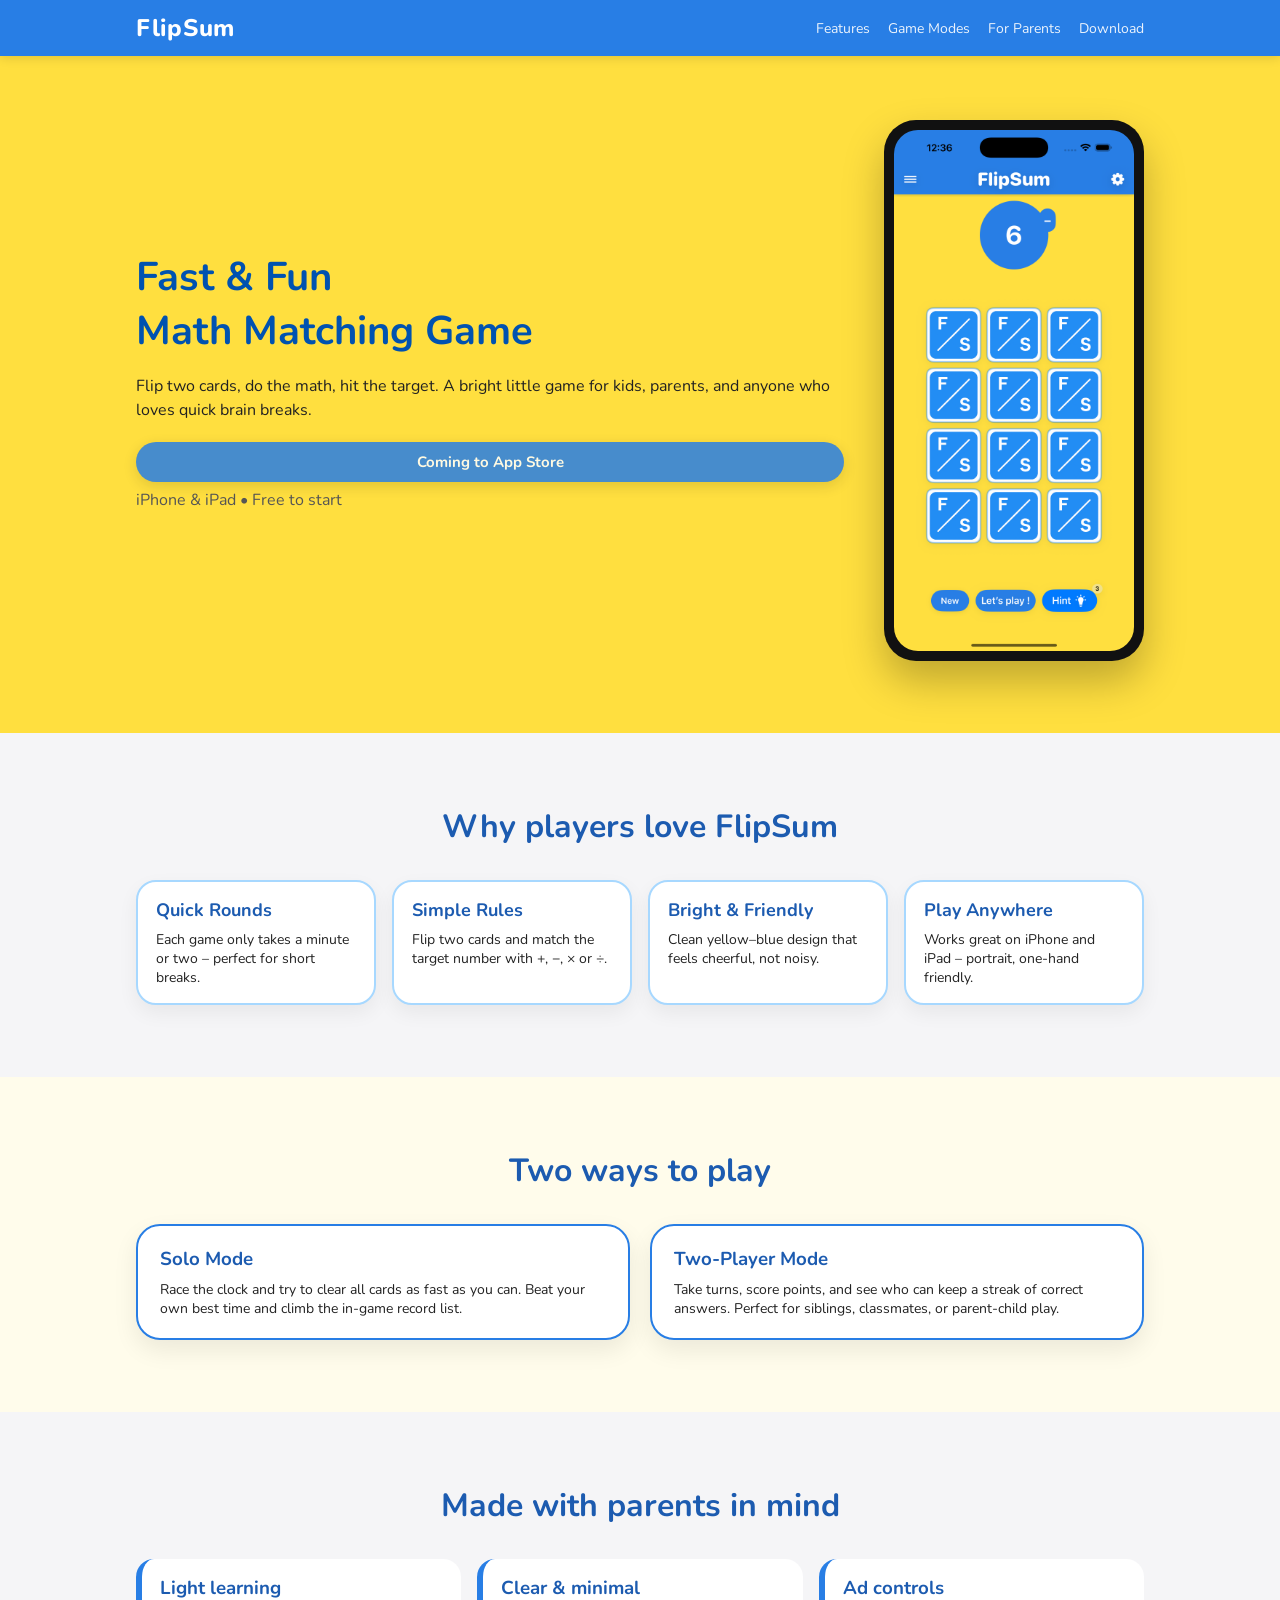
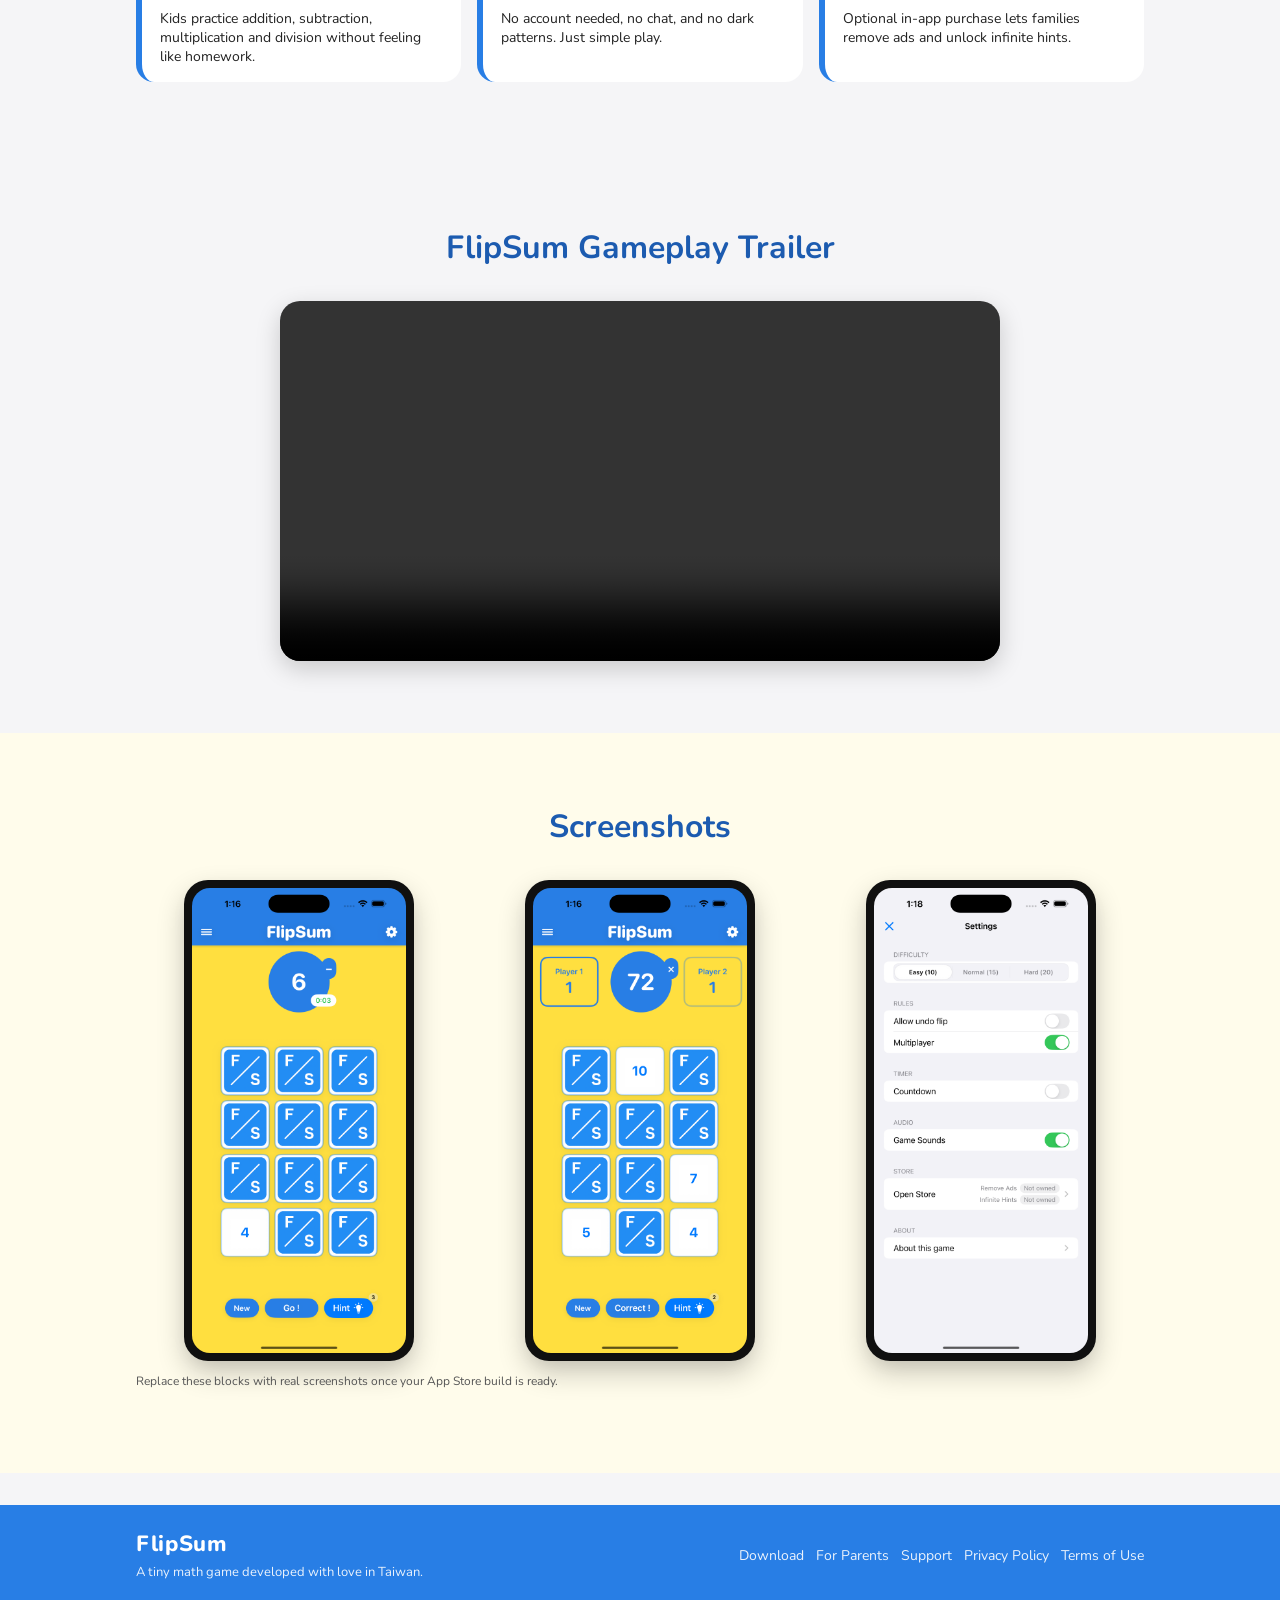
<file: index.html>
<!DOCTYPE html>
<html lang="en">
<head>
  <meta charset="UTF-8" />
  <title>FlipSum – Fast & Fun Math Game</title>
  <meta name="viewport" content="width=device-width, initial-scale=1.0" />
  <meta name="description"
        content="FlipSum is a bright, fast-paced math puzzle game. Match two cards to hit the target number. Play solo or challenge a friend!" />
  <link rel="icon" type="image/png" href="FlipSum.png">
  <link rel="stylesheet" href="styles.css" />
  <link rel="preconnect" href="https://fonts.googleapis.com">
  <link rel="preconnect" href="https://fonts.gstatic.com" crossorigin>
  <link href="https://fonts.googleapis.com/css2?family=Nunito:wght@600;700;800&display=swap" rel="stylesheet">
</head>
<body>
  <!-- 顶部導航 -->
  <header class="site-header">
    <div class="container header-inner">
      <div class="logo">FlipSum</div>
      <nav class="nav">
        <a href="#features">Features</a>
        <a href="#modes">Game Modes</a>
        <a href="#parents">For Parents</a>
        <a href="#download">Download</a>
      </nav>
    </div>
  </header>

  <!-- Hero 區 -->
  <section class="hero">
    <div class="container hero-inner">
      <div class="hero-text">
        <h1>Fast & Fun<br>Math Matching Game</h1>
        <p>
          Flip two cards, do the math, hit the target.  
          A bright little game for kids, parents, and anyone who loves quick brain breaks.
        </p>
        <div class="hero-ctas" id="download">
          <!-- 之後可以換成真的 App Store badge 圖片 -->
          <a class="btn-primary" href="#" aria-disabled="true">
            Coming to App Store
          </a>
          <p class="small-note">iPhone & iPad • Free to start</p>
        </div>
      </div>

      <!-- 手機截圖（之後把 src 換成你自己的圖） -->
      <div class="hero-phone">
        <div class="phone-frame">
          <img src="images/flipsum-iphone.png"
               alt="FlipSum gameplay screenshot" />
        </div>
      </div>
    </div>
  </section>

  <!-- Features 區 -->
  <section class="section" id="features">
    <div class="container">
      <h2 class="section-title">Why players love FlipSum</h2>
      <div class="features-grid">
        <div class="feature-card">
          <h3>Quick Rounds</h3>
          <p>Each game only takes a minute or two – perfect for short breaks.</p>
        </div>
        <div class="feature-card">
          <h3>Simple Rules</h3>
          <p>Flip two cards and match the target number with +, −, × or ÷.</p>
        </div>
        <div class="feature-card">
          <h3>Bright & Friendly</h3>
          <p>Clean yellow–blue design that feels cheerful, not noisy.</p>
        </div>
        <div class="feature-card">
          <h3>Play Anywhere</h3>
          <p>Works great on iPhone and iPad – portrait, one-hand friendly.</p>
        </div>
      </div>
    </div>
  </section>

  <!-- 模式區 -->
  <section class="section section-alt" id="modes">
    <div class="container">
      <h2 class="section-title">Two ways to play</h2>
      <div class="modes-grid">
        <div class="mode-card">
          <h3>Solo Mode</h3>
          <p>
            Race the clock and try to clear all cards as fast as you can.
            Beat your own best time and climb the in-game record list.
          </p>
        </div>
        <div class="mode-card">
          <h3>Two-Player Mode</h3>
          <p>
            Take turns, score points, and see who can keep a streak of correct answers.
            Perfect for siblings, classmates, or parent-child play.
          </p>
        </div>
      </div>
    </div>
  </section>

  <!-- For Parents 區 -->
  <section class="section" id="parents">
    <div class="container">
      <h2 class="section-title">Made with parents in mind</h2>
      <div class="parents-grid">
        <div class="parent-card">
          <h3>Light learning</h3>
          <p>Kids practice addition, subtraction, multiplication and division without feeling like homework.</p>
        </div>
        <div class="parent-card">
          <h3>Clear & minimal</h3>
          <p>No account needed, no chat, and no dark patterns. Just simple play.</p>
        </div>
        <div class="parent-card">
          <h3>Ad controls</h3>
          <p>Optional in-app purchase lets families remove ads and unlock infinite hints.</p>
        </div>
      </div>
    </div>
  </section>
  
  <section class="section" id="trailer">
  <div class="container">
    <h2 class="section-title">FlipSum Gameplay Trailer</h2>

    <div class="video-wrapper">
      <video class="promo-video" controls playsinline>
        <source src="images/FlipSum.mp4" type="video/mp4">
        Your browser does not support the video tag.
      </video>
    </div>

  </div>
</section>

  <!-- 截圖區（之後放多張） -->
  <section class="section section-alt">
    <div class="container">
      <h2 class="section-title">Screenshots</h2>
     <div class="screenshots-grid">
  <div class="screenshot-item">
    <div class="screenshot-frame">
      <img src="images/solo.png"
           alt="FlipSum Solo Mode Screenshot"
           class="screenshot-img">
    </div>
  </div>

  <div class="screenshot-item">
    <div class="screenshot-frame">
      <img src="images/versus.png"
           alt="FlipSum Two-player Mode Screenshot"
           class="screenshot-img">
    </div>
  </div>

  <div class="screenshot-item">
    <div class="screenshot-frame">
      <img src="images/settings.png"
           alt="FlipSum Settings Screenshot"
           class="screenshot-img">
    </div>
  </div>
</div>
      <p class="small-note">
        Replace these blocks with real screenshots once your App Store build is ready.
      </p>
    </div>
  </section>

  <!-- Footer -->
  <footer class="site-footer">
    <div class="container footer-inner">
      <div>
        <div class="logo footer-logo">FlipSum</div>
        <p class="footer-text">A tiny math game developed with love in Taiwan.</p>
      </div>
      <div class="footer-links">
        <a href="#download">Download</a>
        <a href="#parents">For Parents</a>
        <a href="mailto:playforwhilegames@gmail.com">Support</a>
        <a href="privacy.html">Privacy Policy</a>
        <a href="terms.html">Terms of Use</a>
      </div>
    </div>
  </footer>
</body>
</html>
</file>
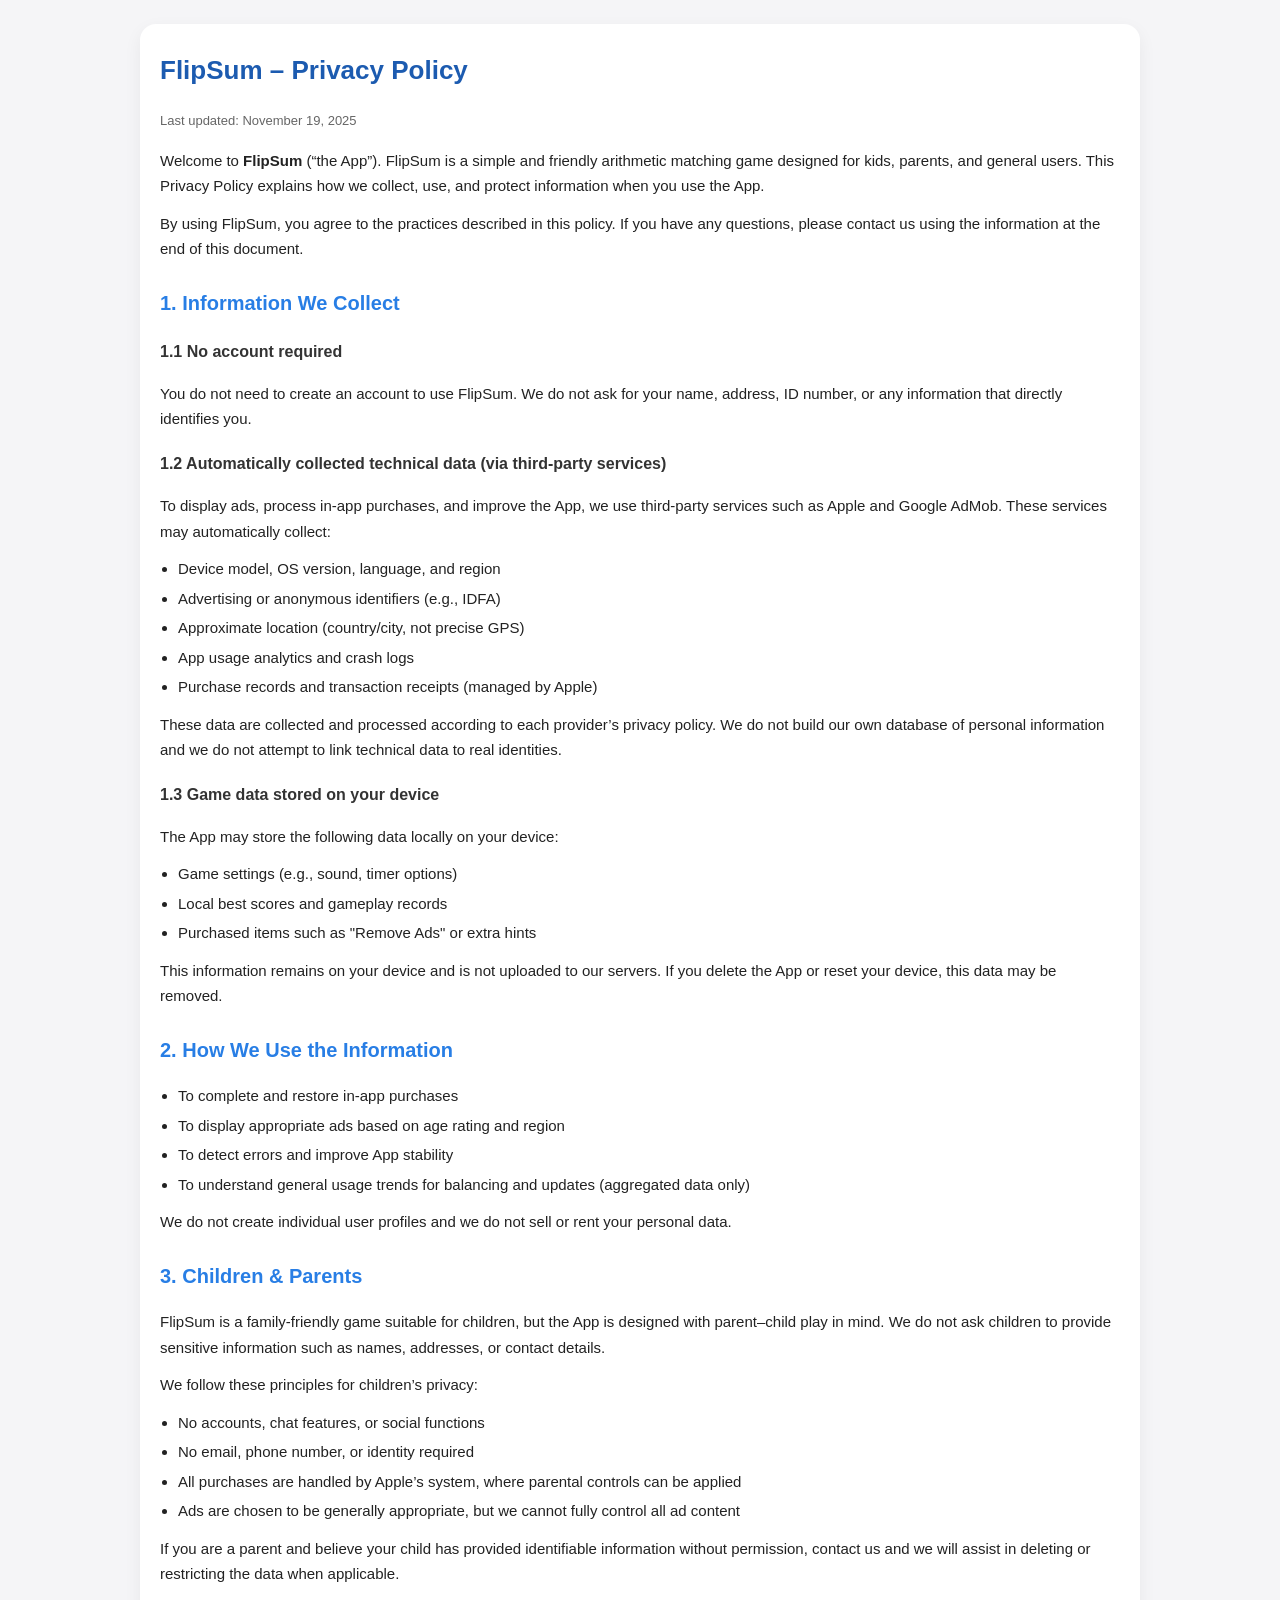
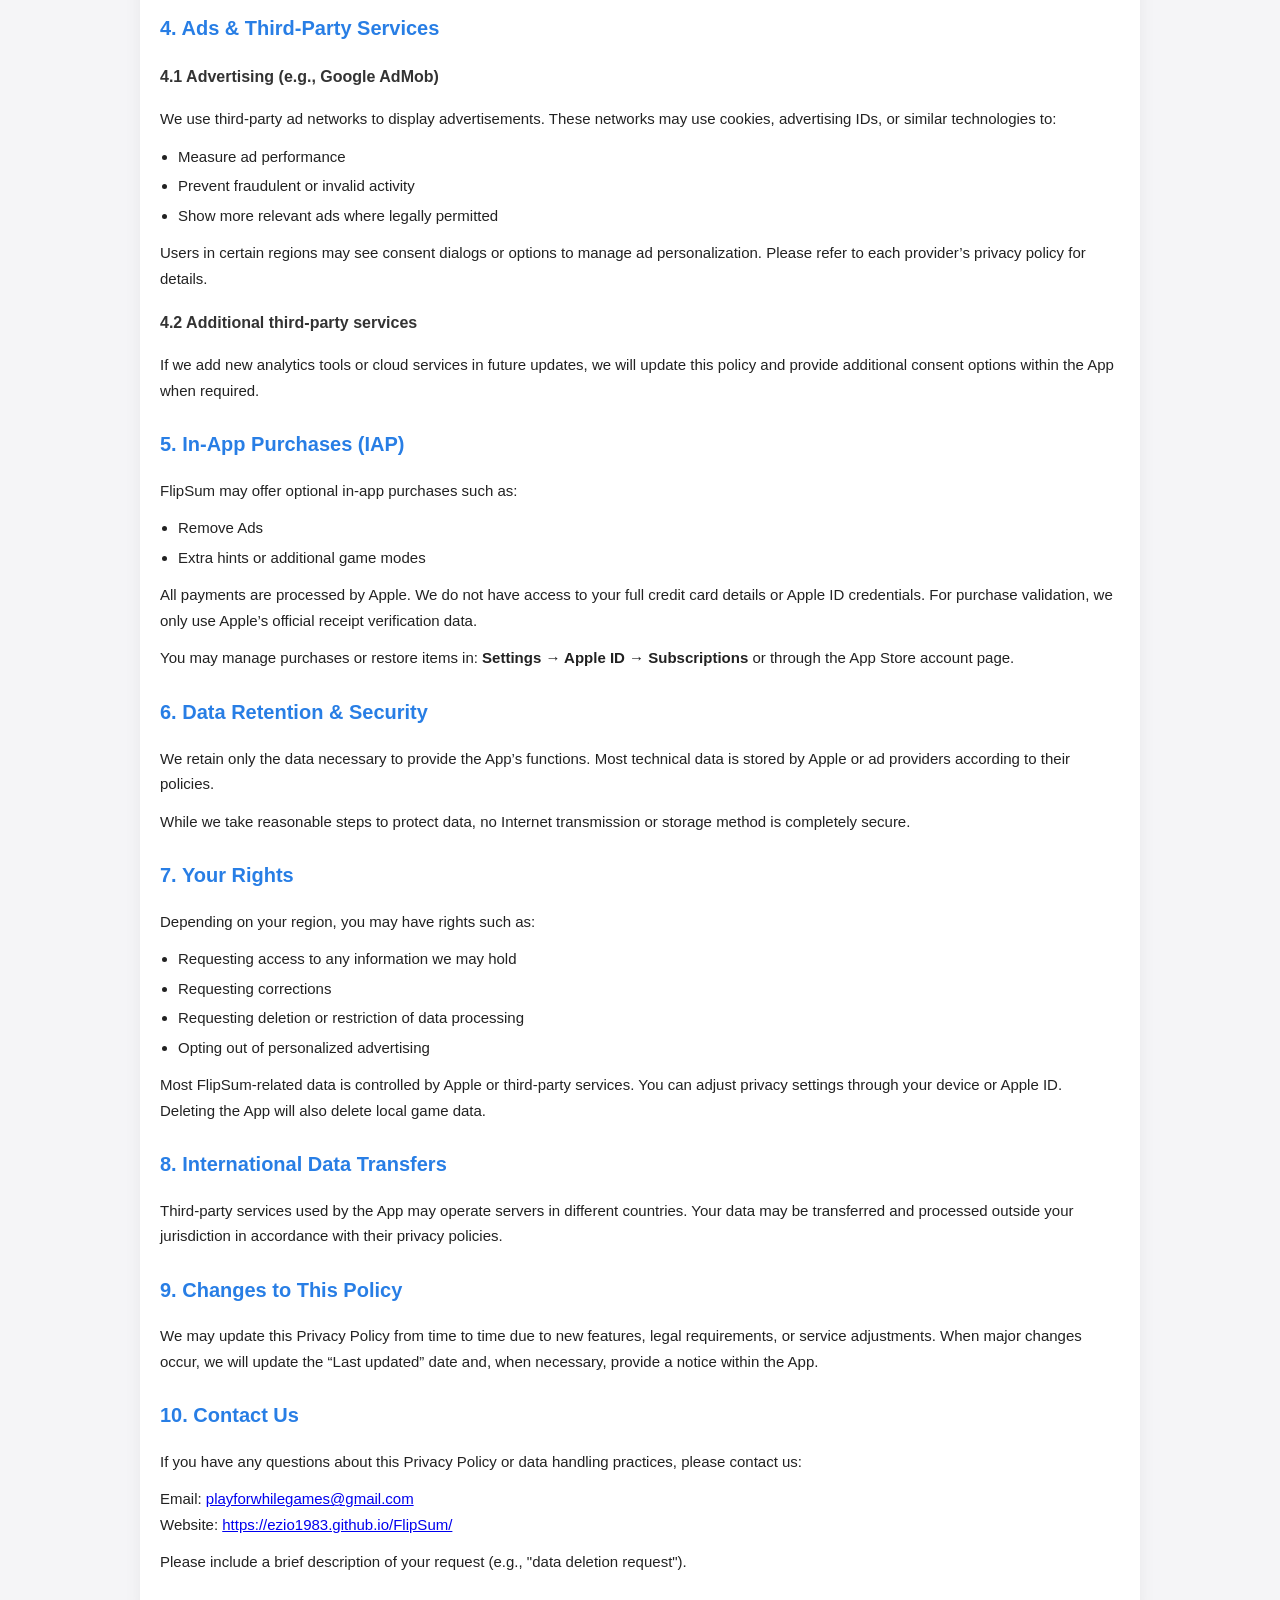
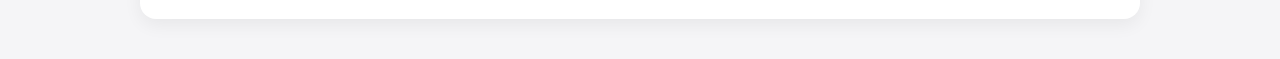
<file: privacy.html>
<!DOCTYPE html>
<html lang="en">
<head>
  <meta charset="UTF-8" />
  <title>FlipSum – Privacy Policy</title>
  <meta name="viewport" content="width=device-width, initial-scale=1.0" />
  <style>
    body {
      font-family: -apple-system, BlinkMacSystemFont, "SF Pro Text",
                   "Helvetica Neue", Arial, sans-serif;
      margin: 0;
      padding: 24px 16px 40px;
      line-height: 1.7;
      background: #f5f5f7;
      color: #222;
    }
    .page {
      max-width: 960px;
      margin: 0 auto;
      background: #fff;
      padding: 24px 20px 32px;
      border-radius: 16px;
      box-shadow: 0 6px 18px rgba(0,0,0,0.06);
    }
    h1 {
      font-size: 26px;
      margin-top: 0;
      color: #1C5BB0;
    }
    h2 {
      font-size: 20px;
      margin-top: 24px;
      color: #287EE5;
    }
    h3 {
      font-size: 16px;
      margin-top: 18px;
      color: #333;
    }
    p {
      margin: 0 0 12px;
      font-size: 15px;
    }
    ul {
      margin: 0 0 12px 1.2em;
      padding: 0;
      font-size: 15px;
    }
    li { margin-bottom: 4px; }
    .last-updated {
      font-size: 13px;
      color: #666;
      margin-bottom: 16px;
    }
    strong { font-weight: 600; }
  </style>
</head>
<body>
  <div class="page">
    <h1>FlipSum – Privacy Policy</h1>
    <p class="last-updated">Last updated: November 19, 2025</p>

    <p>
      Welcome to <strong>FlipSum</strong> (“the App”). FlipSum is a simple and friendly
      arithmetic matching game designed for kids, parents, and general users.
      This Privacy Policy explains how we collect, use, and protect information when you
      use the App.
    </p>
    <p>
      By using FlipSum, you agree to the practices described in this policy.
      If you have any questions, please contact us using the information at the end of this document.
    </p>

    <h2>1. Information We Collect</h2>

    <h3>1.1 No account required</h3>
    <p>
      You do not need to create an account to use FlipSum. We do not ask for your name,
      address, ID number, or any information that directly identifies you.
    </p>

    <h3>1.2 Automatically collected technical data (via third-party services)</h3>
    <p>
      To display ads, process in-app purchases, and improve the App, we use third-party
      services such as Apple and Google AdMob. These services may automatically collect:
    </p>
    <ul>
      <li>Device model, OS version, language, and region</li>
      <li>Advertising or anonymous identifiers (e.g., IDFA)</li>
      <li>Approximate location (country/city, not precise GPS)</li>
      <li>App usage analytics and crash logs</li>
      <li>Purchase records and transaction receipts (managed by Apple)</li>
    </ul>
    <p>
      These data are collected and processed according to each provider’s privacy policy.
      We do not build our own database of personal information and we do not attempt to
      link technical data to real identities.
    </p>

    <h3>1.3 Game data stored on your device</h3>
    <p>The App may store the following data locally on your device:</p>
    <ul>
      <li>Game settings (e.g., sound, timer options)</li>
      <li>Local best scores and gameplay records</li>
      <li>Purchased items such as "Remove Ads" or extra hints</li>
    </ul>
    <p>
      This information remains on your device and is not uploaded to our servers.
      If you delete the App or reset your device, this data may be removed.
    </p>

    <h2>2. How We Use the Information</h2>
    <ul>
      <li>To complete and restore in-app purchases</li>
      <li>To display appropriate ads based on age rating and region</li>
      <li>To detect errors and improve App stability</li>
      <li>To understand general usage trends for balancing and updates (aggregated data only)</li>
    </ul>
    <p>
      We do not create individual user profiles and we do not sell or rent your personal data.
    </p>

    <h2>3. Children & Parents</h2>
    <p>
      FlipSum is a family-friendly game suitable for children, but the App is designed with
      parent–child play in mind. We do not ask children to provide sensitive information such as
      names, addresses, or contact details.
    </p>
    <p>We follow these principles for children’s privacy:</p>
    <ul>
      <li>No accounts, chat features, or social functions</li>
      <li>No email, phone number, or identity required</li>
      <li>All purchases are handled by Apple’s system, where parental controls can be applied</li>
      <li>Ads are chosen to be generally appropriate, but we cannot fully control all ad content</li>
    </ul>
    <p>
      If you are a parent and believe your child has provided identifiable information without
      permission, contact us and we will assist in deleting or restricting the data when applicable.
    </p>

    <h2>4. Ads & Third-Party Services</h2>

    <h3>4.1 Advertising (e.g., Google AdMob)</h3>
    <p>
      We use third-party ad networks to display advertisements. These networks may use cookies,
      advertising IDs, or similar technologies to:
    </p>
    <ul>
      <li>Measure ad performance</li>
      <li>Prevent fraudulent or invalid activity</li>
      <li>Show more relevant ads where legally permitted</li>
    </ul>
    <p>
      Users in certain regions may see consent dialogs or options to manage ad personalization.
      Please refer to each provider’s privacy policy for details.
    </p>

    <h3>4.2 Additional third-party services</h3>
    <p>
      If we add new analytics tools or cloud services in future updates, we will update this policy
      and provide additional consent options within the App when required.
    </p>

    <h2>5. In-App Purchases (IAP)</h2>
    <p>
      FlipSum may offer optional in-app purchases such as:
    </p>
    <ul>
      <li>Remove Ads</li>
      <li>Extra hints or additional game modes</li>
    </ul>
    <p>
      All payments are processed by Apple. We do not have access to your full credit card details
      or Apple ID credentials. For purchase validation, we only use Apple’s official receipt
      verification data.
    </p>
    <p>
      You may manage purchases or restore items in:
      <strong>Settings → Apple ID → Subscriptions</strong> or through the App Store account page.
    </p>

    <h2>6. Data Retention & Security</h2>
    <p>
      We retain only the data necessary to provide the App’s functions. Most technical data is
      stored by Apple or ad providers according to their policies.
    </p>
    <p>
      While we take reasonable steps to protect data, no Internet transmission or storage
      method is completely secure.
    </p>

    <h2>7. Your Rights</h2>
    <p>Depending on your region, you may have rights such as:</p>
    <ul>
      <li>Requesting access to any information we may hold</li>
      <li>Requesting corrections</li>
      <li>Requesting deletion or restriction of data processing</li>
      <li>Opting out of personalized advertising</li>
    </ul>
    <p>
      Most FlipSum-related data is controlled by Apple or third-party services.
      You can adjust privacy settings through your device or Apple ID.
      Deleting the App will also delete local game data.
    </p>

    <h2>8. International Data Transfers</h2>
    <p>
      Third-party services used by the App may operate servers in different countries.
      Your data may be transferred and processed outside your jurisdiction in accordance
      with their privacy policies.
    </p>

    <h2>9. Changes to This Policy</h2>
    <p>
      We may update this Privacy Policy from time to time due to new features, legal requirements,
      or service adjustments. When major changes occur, we will update the “Last updated” date and,
      when necessary, provide a notice within the App.
    </p>

    <h2>10. Contact Us</h2>
    <p>
      If you have any questions about this Privacy Policy or data handling practices, please contact us:
    </p>
    <p>
      Email: <a href="mailto:playforwhilegames@gmail.com">playforwhilegames@gmail.com</a><br />
      Website: <a href="https://ezio1983.github.io/FlipSum/" target="_blank">
        https://ezio1983.github.io/FlipSum/
      </a>
    </p>
    <p>Please include a brief description of your request (e.g., "data deletion request").</p>
  </div>
</body>
</html>
</file>
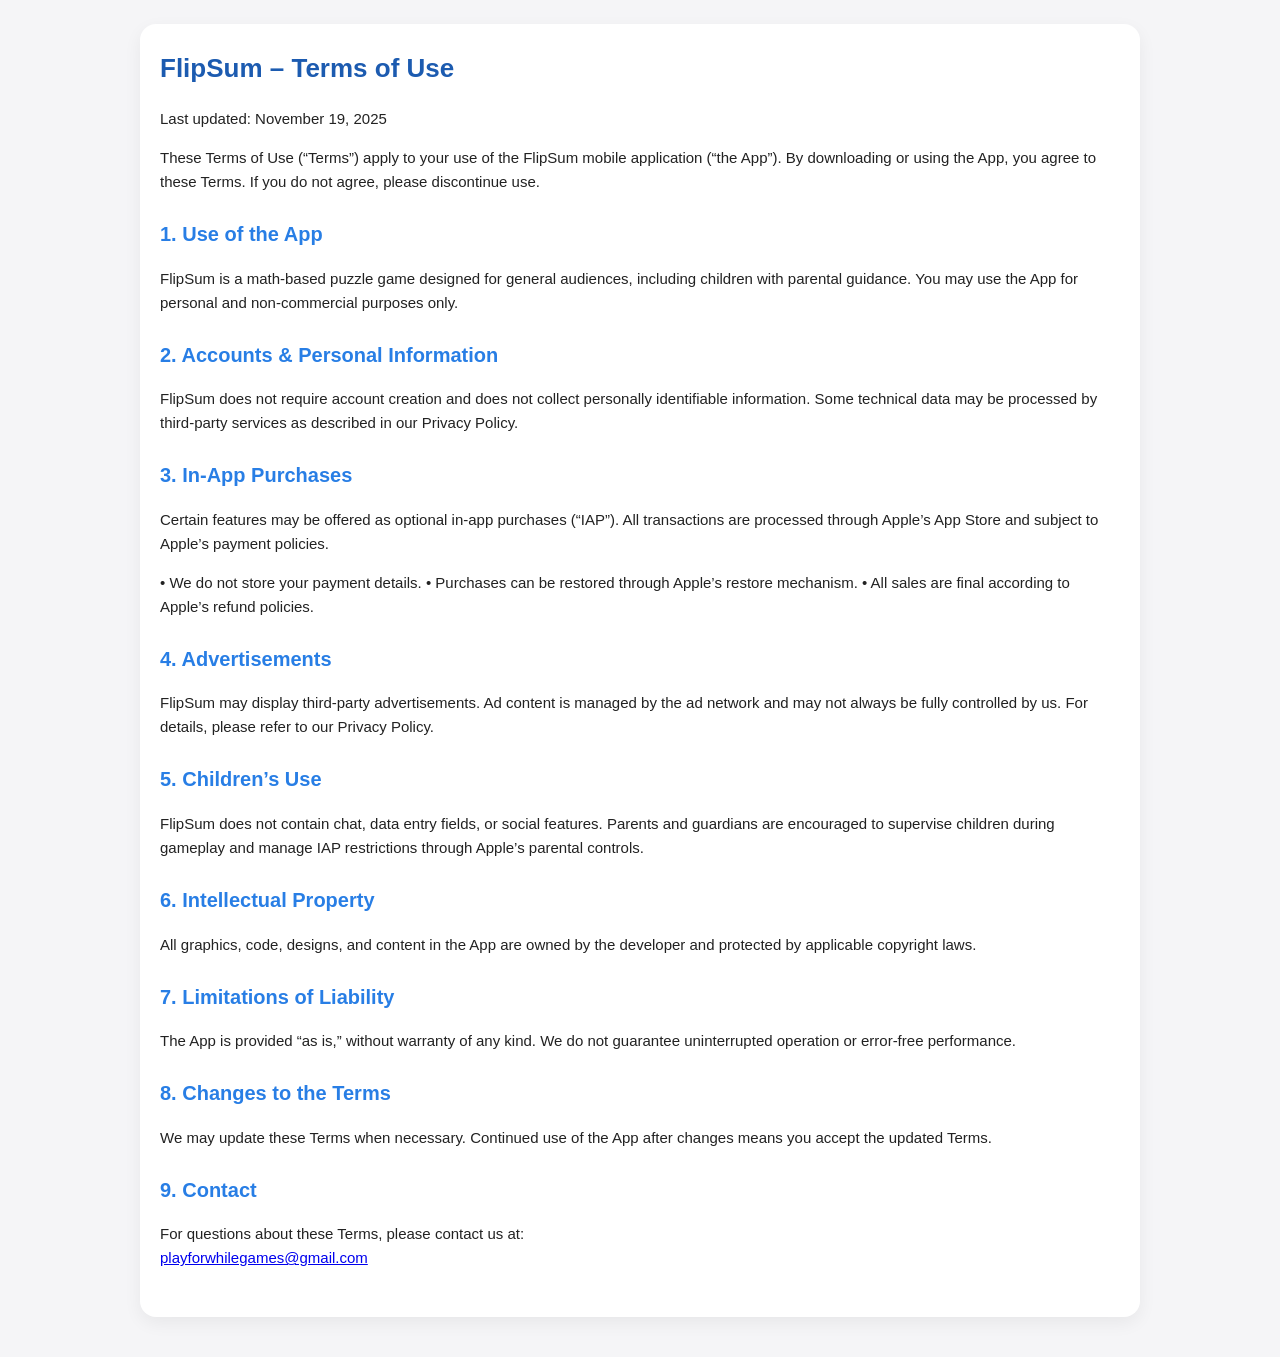
<file: terms.html>
<!DOCTYPE html>
<html lang="en">
<head>
  <meta charset="UTF-8" />
  <title>FlipSum – Terms of Use</title>
  <meta name="viewport" content="width=device-width, initial-scale=1.0" />
  <style>
    body {
      font-family: -apple-system, BlinkMacSystemFont, Helvetica, Arial, sans-serif;
      margin: 0;
      padding: 24px 16px 40px;
      background: #f5f5f7;
      line-height: 1.6;
      color: #222;
    }
    .page {
      max-width: 960px;
      margin: 0 auto;
      background: #fff;
      padding: 24px 20px 32px;
      border-radius: 16px;
      box-shadow: 0 6px 18px rgba(0,0,0,0.06);
    }
    h1 {
      font-size: 26px;
      margin-top: 0;
      color: #1C5BB0;
    }
    h2 {
      font-size: 20px;
      margin-top: 24px;
      color: #287EE5;
    }
    p, li {
      font-size: 15px;
    }
    ul {
      padding-left: 18px;
    }
  </style>
</head>
<body>
  <div class="page">

    <h1>FlipSum – Terms of Use</h1>
    <p>Last updated: November 19, 2025</p>

    <p>
      These Terms of Use (“Terms”) apply to your use of the FlipSum mobile application (“the App”).
      By downloading or using the App, you agree to these Terms. If you do not agree, please discontinue use.
    </p>

    <h2>1. Use of the App</h2>
    <p>
      FlipSum is a math-based puzzle game designed for general audiences, including children with parental guidance.
      You may use the App for personal and non-commercial purposes only.
    </p>

    <h2>2. Accounts & Personal Information</h2>
    <p>
      FlipSum does not require account creation and does not collect personally identifiable information.
      Some technical data may be processed by third-party services as described in our Privacy Policy.
    </p>

    <h2>3. In-App Purchases</h2>
    <p>
      Certain features may be offered as optional in-app purchases (“IAP”).  
      All transactions are processed through Apple’s App Store and subject to Apple’s payment policies.
    </p>
    <p>
      • We do not store your payment details.  
      • Purchases can be restored through Apple’s restore mechanism.  
      • All sales are final according to Apple’s refund policies.
    </p>

    <h2>4. Advertisements</h2>
    <p>
      FlipSum may display third-party advertisements.  
      Ad content is managed by the ad network and may not always be fully controlled by us.  
      For details, please refer to our Privacy Policy.
    </p>

    <h2>5. Children’s Use</h2>
    <p>
      FlipSum does not contain chat, data entry fields, or social features.  
      Parents and guardians are encouraged to supervise children during gameplay and manage IAP restrictions through Apple’s parental controls.
    </p>

    <h2>6. Intellectual Property</h2>
    <p>
      All graphics, code, designs, and content in the App are owned by the developer and protected by applicable copyright laws.
    </p>

    <h2>7. Limitations of Liability</h2>
    <p>
      The App is provided “as is,” without warranty of any kind.  
      We do not guarantee uninterrupted operation or error-free performance.
    </p>

    <h2>8. Changes to the Terms</h2>
    <p>
      We may update these Terms when necessary.  
      Continued use of the App after changes means you accept the updated Terms.
    </p>

    <h2>9. Contact</h2>
    <p>
      For questions about these Terms, please contact us at:<br>
      <a href="mailto:playforwhilegames@gmail.com">playforwhilegames@gmail.com</a>
    </p>

  </div>
</body>
</html>
</file>
<file: styles.css>
:root {
  --blue: #287EE5;
  --blue-dark: #1C5BB0;
  --blue-light: #A7D8FF;
  --yellow: #FFDF3F;
  --bg: #f5f5f7;
}

*,
*::before,
*::after {
  box-sizing: border-box;
}

body {
  margin: 0;
  font-family: "Nunito", system-ui, -apple-system, BlinkMacSystemFont, "SF Pro Text",
    "Helvetica Neue", Arial, sans-serif;
  background: var(--bg);
  color: #222;
}

/* 通用 layout */

.container {
  max-width: 1040px;
  margin: 0 auto;
  padding: 0 16px;
}

.section {
  padding: 72px 0;
}

.section-alt {
  background: #fffceb;
}

.section-title {
  text-align: center;
  font-size: clamp(26px, 3vw, 32px);
  margin: 0 0 32px;
  color: var(--blue-dark);
}

/* Header */

.site-header {
  position: sticky;
  top: 0;
  z-index: 20;
  background: var(--blue);
  color: #fff;
  box-shadow: 0 2px 10px rgba(0,0,0,0.12);
}

.header-inner {
  display: flex;
  align-items: center;
  justify-content: space-between;
  padding: 12px 16px;
}

.logo {
  font-weight: 800;
  letter-spacing: 0.03em;
  font-size: 24px;
}

.nav {
  display: flex;
  gap: 18px;
  font-size: 14px;
}

.nav a {
  color: #fff;
  text-decoration: none;
  opacity: 0.9;
}

.nav a:hover {
  opacity: 1;
}

/* Hero */

.hero {
  background: var(--yellow);
  padding: 64px 0 72px;
}

.hero-inner {
  display: flex;
  align-items: center;
  gap: 40px;
  flex-wrap: wrap;
}

.hero-text {
  flex: 1 1 260px;
}

.hero-text h1 {
  font-size: clamp(32px, 4vw, 40px);
  margin: 0 0 16px;
  color: #0052b0;
}

.hero-text p {
  margin: 0 0 20px;
  font-size: 16px;
  line-height: 1.5;
}

.hero-ctas {
  display: flex;
  flex-direction: column;
  gap: 6px;
}

.btn-primary {
  display: inline-flex;
  align-items: center;
  justify-content: center;
  padding: 10px 20px;
  border-radius: 999px;
  background: var(--blue);
  color: #fff;
  text-decoration: none;
  font-weight: 700;
  font-size: 15px;
  box-shadow: 0 4px 14px rgba(0,0,0,0.14);
}

.btn-primary[aria-disabled="true"] {
  opacity: 0.85;
}

.small-note {
  font-size: 12px;
  color: #555;
}

.hero-phone {
  flex: 0 0 260px;
  display: flex;
  justify-content: center;
}

.phone-frame {
  background: #111;
  border-radius: 32px;
  padding: 10px;
  box-shadow: 0 20px 40px rgba(0,0,0,0.25);
  max-width: 260px;
}

.phone-frame img {
  display: block;
  width: 100%;
  border-radius: 24px;
}

/* Features */

.features-grid {
  display: grid;
  grid-template-columns: repeat(auto-fit, minmax(220px, 1fr));
  gap: 16px;
}

.feature-card {
  background: #fff;
  border-radius: 20px;
  padding: 16px 18px;
  box-shadow: 0 8px 20px rgba(0,0,0,0.06);
  border: 2px solid var(--blue-light);
}

.feature-card h3 {
  margin-top: 0;
  margin-bottom: 8px;
  color: var(--blue-dark);
  font-size: 18px;
}

.feature-card p {
  margin: 0;
  font-size: 14px;
}

/* Modes */

.modes-grid {
  display: grid;
  grid-template-columns: repeat(auto-fit, minmax(260px, 1fr));
  gap: 20px;
}

.mode-card {
  background: #fff;
  border-radius: 24px;
  padding: 20px 22px;
  border: 2px solid var(--blue);
  box-shadow: 0 10px 24px rgba(0,0,0,0.08);
}

.mode-card h3 {
  margin: 0 0 8px;
  color: var(--blue-dark);
}

.mode-card p {
  margin: 0;
  font-size: 14px;
}

/* Parents */

.parents-grid {
  display: grid;
  grid-template-columns: repeat(auto-fit, minmax(230px, 1fr));
  gap: 16px;
}

.parent-card {
  background: #fff;
  border-radius: 18px;
  padding: 16px 18px;
  border-left: 6px solid var(--blue);
}

.parent-card h3 {
  margin: 0 0 8px;
  color: var(--blue-dark);
}

.parent-card p {
  margin: 0;
  font-size: 14px;
}

/* Screenshots */

.screenshots-grid {
  display: grid;
  grid-template-columns: repeat(auto-fit, minmax(200px, 1fr));
  gap: 16px;
}

/* 新截圖版型：每張圖都有自己的容器與手機框 */
.screenshot-item {
  display: flex;
  justify-content: center;
}

.screenshot-frame {
  background: #111;
  border-radius: 24px;
  padding: 8px;
  max-width: 230px;     /* 控制最大寬度，避免跑版 */
  width: 100%;
  box-shadow: 0 12px 28px rgba(0,0,0,0.2);
}

.screenshot-img {
  display: block;
  width: 100%;
  height: auto;
  border-radius: 18px;
  box-shadow: 0 6px 20px rgba(0,0,0,0.1);
}

/* 保留占位樣式（若之後還想用文字框就用這個） */
.screenshot-placeholder {
  border-radius: 20px;
  padding: 40px 16px;
  text-align: center;
  font-size: 14px;
  color: #555;
  background: linear-gradient(135deg, var(--blue-light), #ffffff);
  border: 2px dashed rgba(0,0,0,0.18);
}

/* Footer */

.site-footer {
  background: var(--blue);
  color: #fff;
  padding: 24px 0 28px;
  margin-top: 32px;
}

.footer-inner {
  display: flex;
  flex-wrap: wrap;
  justify-content: space-between;
  gap: 16px;
  align-items: center;
}

.footer-logo {
  font-size: 22px;
}

.footer-text {
  margin: 4px 0 0;
  font-size: 13px;
  opacity: 0.9;
}

.footer-links {
  display: flex;
  flex-wrap: wrap;
  gap: 12px;
  font-size: 14px;
}

.footer-links a {
  color: #fff;
  text-decoration: none;
  opacity: 0.9;
}

.footer-links a:hover {
  opacity: 1;
}

/* RWD */

@media (max-width: 720px) {
  .nav {
    display: none; /* 先簡化：手機直接隱藏上方導覽 */
  }

  .hero {
    text-align: center;
  }

  .hero-inner {
    flex-direction: column;
  }

  .hero-text {
    order: 1;
  }

  .hero-phone {
    order: 0;
  }
}

/* Video Section */
.video-wrapper {
  display: flex;
  justify-content: center;
  margin: 0 auto;
  max-width: 720px;      /* 控制最大寬度，不會爆掉 */
}

.promo-video {
  width: 100%;
  max-width: 720px;
  border-radius: 20px;
  display: block;
  margin: 0 auto;
  box-shadow: 0 8px 24px rgba(0,0,0,0.18);
}
</file>
